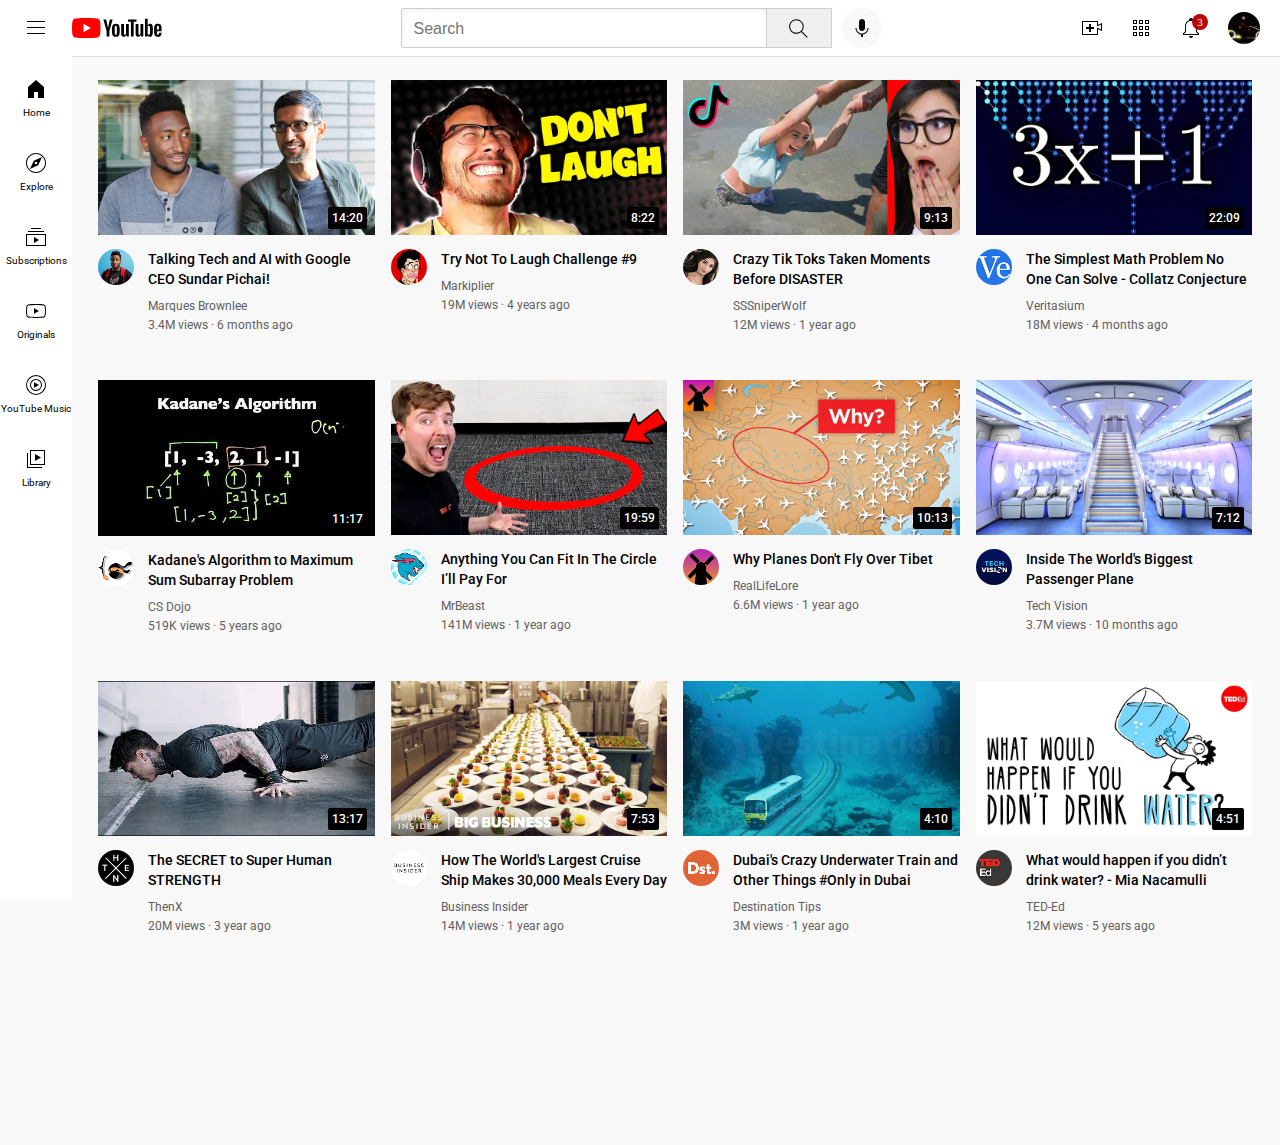
<file: index.html>
<!DOCTYPE html>
<html lang="en">
<head>
    <meta charset="UTF-8">
    <meta name="viewport" content="width=device-width, initial-scale=1.0">
    <link rel="stylesheet" href="style.css">

    <link rel="preconnect" href="https://fonts.googleapis.com">
    <link rel="preconnect" href="https://fonts.gstatic.com" crossorigin>
    <link href="https://fonts.googleapis.com/css2?family=Roboto:ital,wght@0,100;0,300;0,400;0,500;0,700;0,900;1,100;1,300;1,400;1,500;1,700;1,900&display=swap" rel="stylesheet">
    <link rel="stylesheet" href="header.css">
    <link rel="stylesheet" href="sidebar.css">
    <title>Yt-clone</title>

</head>
<body>
    <header class="header">
        <div class="left-section"><img class="hamburger-menu" src="icons/hamburger-menu.svg" alt="menu">
            <img class="youtube-logo" src="icons/youtube-logo.svg" alt=""></div>
        <div class="middle-section">
            <input placeholder="Search" type="text" class="search-bar">
            <button class="search-button"><img class="search-icon" src="icons/search.svg"><div class="search-tooltip">Search</div></button>
            <button class="voice-search-button"><img class="voice-search-icon" src="icons/voice-search-icon.svg"><div class="search-tooltip">Search with your voice</div></button>
        </div>
        <div class="right-section">
            <div class="upload-icon-container">
                <img class="upload-icon" src="icons/upload.svg">
                <div class="upload-tooltip">Create</div>
            </div>

            <div class="youtube-apps-container">
                <img class="youtube-apps-icon" src="icons/youtube-apps.svg">
                <div class="apps-tooltip">YouTube apps</div>
            </div>
            
            <div class="notifications-icon-container">
                <div class="notifications-container">
                    <img class="notifications-icon" src="icons/notifications.svg">
                    <div class="notifications-tooltip">Notifications</div>
                </div>
                <div class="notifications-count">3</div>
            </div>
            <img class="current-user-picture" src="/channel-pictures/LOGO.jpg">
        </div>
    </header>
    <nav class="sidebar">
        <div class="sidebar-link"><img src="icons/home.svg"><div>Home</div></div>
        <div class="sidebar-link"><img src="icons/explore.svg"><div>Explore</div></div>
        <div class="sidebar-link"><img src="icons/subscriptions.svg"><div>Subscriptions</div></div> 
        <div class="sidebar-link"><img src="icons/originals.svg"><div>Originals</div></div>
        <div class="sidebar-link"><img src="icons/youtube-music.svg"><div>YouTube Music</div></div> 
        <div class="sidebar-link"><img src="icons/library.svg"><div>Library</div></div>
    </nav>
    <main>
        <section>
            <div class="video-grid">
                <div class="video-preview">
        
                    <div class="thumbnail-row"><a href="https://www.youtube.com/watch?v=n2RNcPRtAiY">
                        <img class="thumbnail" src="thumnails/thumbnail-1.webp" alt="1st thumnail">
                    </a>
                        <div class="video-time">14:20</div>
                    </div>
                    
                    <div class="video-info-grid">
                        <div class="channel-pictures">
                            <img class="profile-picture" src="channel-pictures/channel-1.jpeg" alt="channel picture 1">
                        </div>
                        <div class="videoinfo">
                                <p class="video-title">Talking Tech and AI with Google CEO Sundar Pichai!</p>
                                <p class="video-author">Marques Brownlee</p>
                                <p class="video-stats">3.4M views &#183 6 months ago</p> 
                        </div>
                    </div>
                
                </div>
            
                <div class="video-preview">
            
                    <div class="thumbnail-row">
                        <img class="thumbnail" src="thumnails/thumbnail-2.webp" alt="1st thumnail">
                        <div class="video-time">8:22</div>
                    </div>
                    
                    <div class="video-info-grid">
                        <div class="channel-pictures">
                            <img class="profile-picture" src="channel-pictures/channel-2.jpeg" alt="channel picture 1">
                        </div>
                        <div class="videoinfo">
                                <p class="video-title">Try Not To Laugh Challenge #9</p>
                                <p class="video-author">Markiplier</p>
                                <p class="video-stats">19M views &#183 4 years ago</p> 
                        </div>
                    </div>
                
                </div>
                <div class="video-preview">
            
                    <div class="thumbnail-row">
                        <img class="thumbnail" src="thumnails/thumbnail-3.webp" alt="1st thumnail">
                        <div class="video-time">9:13</div>
                    </div>
                    
                    <div class="video-info-grid">
                        <div class="channel-pictures">
                            <img class="profile-picture" src="channel-pictures/channel-3.jpeg" alt="channel picture 1">
                        </div>
                        <div class="videoinfo">
                                <p class="video-title">
                                    Crazy Tik Toks Taken Moments Before DISASTER</p>
                                <p class="video-author">SSSniperWolf</p>
                                <p class="video-stats">12M views &#183 1 year ago</p> 
                        </div>
                    </div>
                
                </div>
                <div class="video-preview">
            
                    <div class="thumbnail-row">
                        <img class="thumbnail" src="thumnails/thumbnail-4.webp" alt="1st thumnail">
                        <div class="video-time">22:09</div>
                    </div>
                    
                    <div class="video-info-grid">
                        <div class="channel-pictures">
                            <img class="profile-picture" src="channel-pictures/channel-4.jpeg" alt="channel picture 1">
                        </div>
                        <div class="videoinfo">
                                <p class="video-title"> The Simplest Math Problem No One Can Solve - Collatz Conjecture</p>
                                <p class="video-author">Veritasium</p>
                                <p class="video-stats">18M views &#183 4 months ago</p> 
                        </div>
                    </div>
                
                </div>
                <div class="video-preview">
            
                    <div class="thumbnail-row">
                        <img class="thumbnail" src="thumnails/thumbnail-5.webp" alt="1st thumnail">
                        <div class="video-time">11:17</div>
                    </div>
                    
                    <div class="video-info-grid">
                        <div class="channel-pictures">
                            <img class="profile-picture" src="channel-pictures/channel-5.jpeg" alt="channel picture 1">
                        </div>
                        <div class="videoinfo">
                                <p class="video-title">Kadane's Algorithm to Maximum Sum Subarray Problem</p>
                                <p class="video-author">CS Dojo</p>
                                <p class="video-stats">519K views &#183 5 years ago</p> 
                        </div>
                    </div>
                
                </div>
                <div class="video-preview">
            
                    <div class="thumbnail-row">
                        <img class="thumbnail" src="thumnails/thumbnail-6.webp" alt="1st thumnail">
                        <div class="video-time">19:59</div>
                    </div>
                    
                    <div class="video-info-grid">
                        <div class="channel-pictures">
                            <img class="profile-picture" src="channel-pictures/channel-6.jpeg" alt="channel picture 1">
                        </div>
                        <div class="videoinfo">
                                <p class="video-title">Anything You Can Fit In The Circle I’ll Pay For</p>
                                <p class="video-author">MrBeast</p>
                                <p class="video-stats">141M views · 1 year ago</p> 
                        </div>
                    </div>
                
                </div>
                <div class="video-preview">
            
                    <div class="thumbnail-row">
                        <img class="thumbnail" src="thumnails/thumbnail-7.webp" alt="1st thumnail">
                        <div class="video-time">10:13</div>
                    </div>
                    
                    <div class="video-info-grid">
                        <div class="channel-pictures">
                            <img class="profile-picture" src="channel-pictures/channel-7.jpeg" alt="channel picture 1">
                        </div>
                        <div class="videoinfo">
                                <p class="video-title">Why Planes Don't Fly Over Tibet</p>
                                <p class="video-author">RealLifeLore</p>
                                <p class="video-stats">6.6M views · 1 year ago</p> 
                        </div>
                    </div>
                
                </div>
                <div class="video-preview">
            
                    <div class="thumbnail-row">
                        <img class="thumbnail" src="thumnails/thumbnail-8.webp" alt="1st thumnail">
                        <div class="video-time">7:12</div>
                    </div>
                    
                    <div class="video-info-grid">
                        <div class="channel-pictures">
                            <img class="profile-picture" src="channel-pictures/channel-8.jpeg" alt="channel picture 1">
                        </div>
                        <div class="videoinfo">
                                <p class="video-title">
                                    Inside The World's Biggest Passenger Plane</p>
                                <p class="video-author">Tech Vision</p>
                                <p class="video-stats">3.7M views · 10 months ago</p> 
                        </div>
                    </div>
                
                </div>
                <div class="video-preview">
            
                    <div class="thumbnail-row">
                        <img class="thumbnail" src="thumnails/thumbnail-9.webp" alt="1st thumnail">
                        <div class="video-time">13:17</div>
                    </div>
                    
                    <div class="video-info-grid">
                        <div class="channel-pictures">
                            <img class="profile-picture" src="channel-pictures/channel-9.jpeg" alt="channel picture 1">
                        </div>
                        <div class="videoinfo">
                                <p class="video-title">The SECRET to Super Human STRENGTH</p>
                                <p class="video-author">ThenX</p>
                                <p class="video-stats">20M views · 3 year ago</p> 
                        </div>
                    </div>
                
                </div>
                <div class="video-preview">
            
                    <div class="thumbnail-row">
                        <img class="thumbnail" src="thumnails/thumbnail-10.webp" alt="1st thumnail">
                        <div class="video-time">7:53</div>
                    </div>
                    
                    <div class="video-info-grid">
                        <div class="channel-pictures">
                            <img class="profile-picture" src="channel-pictures/channel-10.jpeg" alt="channel picture 1">
                        </div>
                        <div class="videoinfo">
                                <p class="video-title">How The World's Largest Cruise Ship Makes 30,000 Meals Every Day</p>
                                <p class="video-author">Business Insider</p>
                                <p class="video-stats">14M views · 1 year ago</p> 
                        </div>
                    </div>
                
                </div>
                <div class="video-preview">
            
                    <div class="thumbnail-row">
                        <img class="thumbnail" src="thumnails/thumbnail-11.webp" alt="1st thumnail">
                        <div class="video-time">4:10</div>
                    </div>
                    
                    <div class="video-info-grid">
                        <div class="channel-pictures">
                            <img class="profile-picture" src="channel-pictures/channel-11.jpeg" alt="channel picture 1">
                        </div>
                        <div class="videoinfo">
                                <p class="video-title">Dubai's Crazy Underwater Train and Other Things #Only in Dubai</p>
                                <p class="video-author">Destination Tips</p>
                                <p class="video-stats">3M views · 1 year ago</p> 
                        </div>
                    </div>
                
                </div>
                <div class="video-preview">
            
                    <div class="thumbnail-row">
                        <img class="thumbnail" src="thumnails/thumbnail-12.webp" alt="1st thumnail">
                        <div class="video-time">4:51</div>
                    </div>
                    
                    <div class="video-info-grid">
                        <div class="channel-pictures">
                            <img class="profile-picture" src="channel-pictures/channel-12.jpeg" alt="channel picture 1">
                        </div>
                        <div class="videoinfo">
                                <p class="video-title">What would happen if you didn’t drink water? - Mia Nacamulli</p>
                                <p class="video-author">TED-Ed</p>
                                <p class="video-stats">12M views · 5 years ago</p> 
                        </div>
                    </div>
                
                </div>   
                    
            </div>
        </section>
    </main>
    
</body>
</html>
</file>
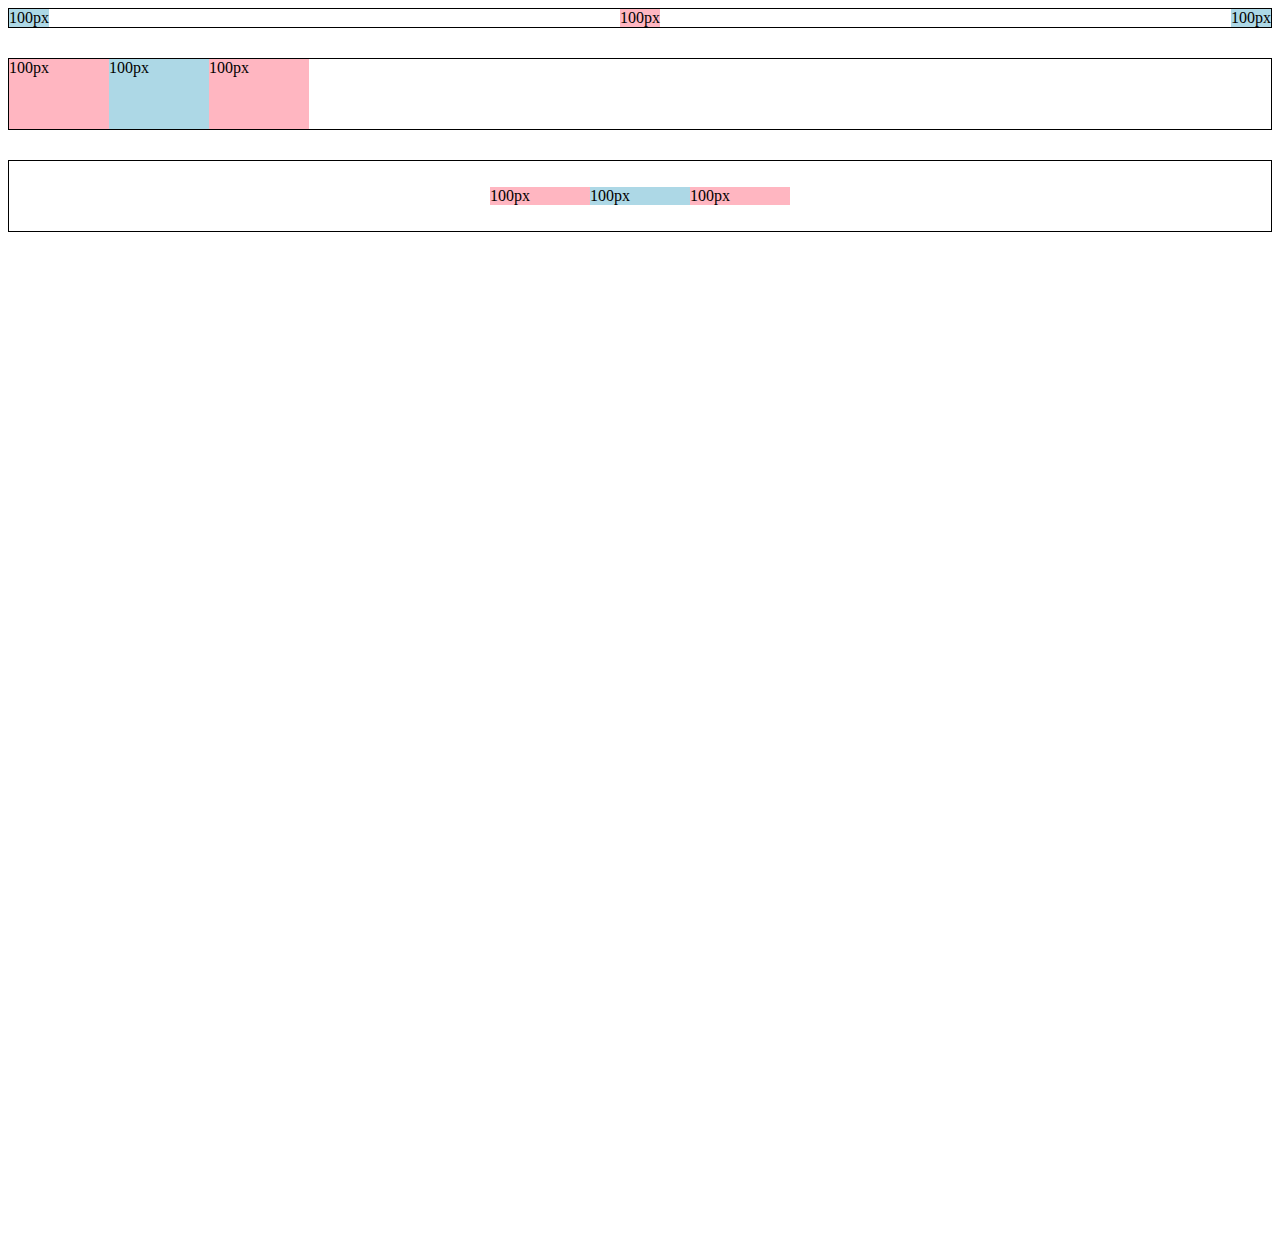
<file: flexbox/flexbox.html>
<!DOCTYPE html>
<html lang="en">
<head>
    <meta charset="UTF-8">
    <meta name="viewport" content="width=device-width, initial-scale=1.0">
    <title>Flex Box</title>
</head>
<body style="padding-bottom:1000px;">
    <div style="display: flex;border:1px solid black;margin-bottom:20px;
            flex-direction: row; /*This will align them in a row*/
            justify-content: space-between; /*This will space them evenly*/
        ">
        <div style="background-color: lightblue;">100px</div>
        <div style="background-color: lightpink;">100px</div>
        <div style="background-color: lightblue;">100px</div>
    </div>
    <div style="display: flex;
                margin-top:30px;
                height:70px;
                border:1px solid black;
                justify-content:start; /* Three values they are start end space-between*/

         ">
         <div style="background-color: lightpink; width:100px;">100px</div>
        <div style="background-color: lightblue; width:100px;">100px</div>
        <div style="background-color: lightpink; width:100px">100px</div>
    </div>
    <div style="display: flex;
                margin-top:30px;
                height:70px;
                border:1px solid black;
                justify-content:center; /* Three values they are start end space-between*/
                align-items:center; /*This will align items in the div.The values are center baseline */
         ">
         <div style="background-color: lightpink; width:100px;">100px</div>
         <div style="background-color: lightblue; width:100px;">100px</div>
         <div style="background-color: lightpink; width:100px">100px</div>
    </div>
</body>
</html>
</file>
<file: style.css>
body{
    padding-left: 90px;
    padding-top: 68px;
    padding-right: 20px;
    background-color: rgb(248, 248, 248);
    padding-bottom: 200px;
}
.thumbnail{
    width: 100%;
}
.thumbnail-row{
    position: relative;
}
.video-grid{
    display: grid;
    grid-template-columns: 1fr 1fr 1fr;
    column-gap: 16px;
    row-gap: 40px;
}
@media (max-width:750px){
    .video-grid{
        grid-template-columns: 1fr 1fr;
    }
}
@media (min-width:751px) and (max-width:999px){
    .video-grid{
        grid-template-columns: 1fr 1fr 1fr;
    }
}
@media (min-width:1000px){
    .video-grid{
        grid-template-columns: 1fr 1fr 1fr 1fr;
    }
}
.video-title{
    line-height: 20px;
    margin-top: 0px;
    font-family: "Roboto", Arial, sans-serif;
    font-weight: 500;
    font-style: normal;
    font-size: 14px; 
    display: block; 
    margin-bottom: 10px; 
}
.video-author, .video-stats{
    font-size: 12px;
    color: #606060;
    margin-top: 0px;
    margin-bottom: 0px;
}
.video-author{
    margin-bottom: 5px;
}
.video-info-grid{
    font-family: Roboto, Arial, sans-serif;
    display: grid;
    grid-template-columns: 50px 1fr;
    margin-top: 10px;
}
.video-preview{
    padding-top: 4px;
    padding-bottom: 4px;
    vertical-align: top;
}

.videoinfo,
.channel-pictures{
    background-color: rgb(248, 248, 248);
}
.profile-picture{
    width: 36px;
    border-radius: 50%;
}
.video-time{
    font-family:  Roboto, Arial, sans-serif;
    font-weight: 500;
    font-size: 12px;
    padding: 4px 4px 4px 4px;
    border-radius: 2px;
    background-color: black;
    position: absolute;
    color: white;
    right: 8px;
    bottom: 10px;
}
</file>
<file: header.css>
.header{
    display: flex;
    height: 56px;
    justify-content: space-between;
    min-width: 600px;

    position: fixed;
    top: 0;
    left: 0;
    right: 0;
    z-index: 100;
    background-color: white;
    border-bottom-width: 1px;
    border-bottom-style: solid;
    border-bottom-color: rgb(223, 223, 223);
}
.left-section{
    display: flex;
    /* background-color: lightblue;
    width: 150px; */
    align-items: center;
}
.middle-section{
    display: flex;
    flex:1;
    padding-left: 10px;
    padding-right: 10px;
    /* background-color: lightpink; */
    margin-left: 110px;
    margin-right: 70px;
    align-items: center;
    justify-content: center;
}

.hamburger-menu{
    cursor: pointer;
    height: 24px;
    margin-right: 24px;
    margin-left: 24px;
}
.youtube-logo{
    cursor: pointer;
    height: 20px;
}
.search-bar{
    padding-top: 3px;
    flex: 1;
    height: 34px;
    width: 280px;
    padding-left: 12px;
    font-style: "Roboto",Arial;
    font-size: 16px;
    border: 1px;
    border-style: solid;
    border-color: rgb(205, 205, 205);
    box-shadow: inset 1px 2px 5px rgba(0,0,0,0.05);
    border-radius: 2px;
    width: 0;
    max-width: 350px;
}
.search-bar::placeholder{
    font-style: Roboto,Arial;
    font-size: 16px;
}
.search-icon{
    height: 25px;
}
.search-button{
    height: 39.5px;
    width: 66px;
    margin-left: -1px;
    border: 1px;
    border-style: solid;
    border-color: rgb(205, 205, 205);
    margin-right: 10px;
    cursor: pointer;
}
.voice-search-icon{
    height: 24px;
}
.voice-search-button{
    height: 40px;
    width: 40px;
    border-radius: 50%;
    border: none;
    background-color: rgb(248, 248, 248);
}
.right-section{
    /* background-color: lightblue; */
    width: 180px;
    display: flex;
    align-items: center;
    justify-content: space-between;
    margin-right: 20px;
    flex-shrink: 0;
}
.upload-icon{
    height: 24px;
}
.youtube-apps-icon{
    height: 24px;
}
.notifications-icon{
    height: 24px;
}
.current-user-picture{
    height: 32px;
    border-radius: 50%;
    cursor: pointer;
}
.notifications-icon-container{
    position: relative;
    display: flex;
}
.notifications-count{
    padding: 2px 5px 2px 5px;
    font-size: 11px;
    border-radius: 14px;
    font-style: Roboto,Arial;
    background-color: rgb(185, 6, 6);
    color: white;
    position: absolute;
    top: -2px;
    right: -5px;
}
.search-button,
.voice-search-button,
.upload-icon-container,
.youtube-apps-container,
.notifications-container{
    display: flex;
    justify-content: center;
    align-items: center;
    cursor: pointer;
}
.upload-icon{
    position: relative;
}
.upload-tooltip{
    position: absolute;
}
.search-button .search-tooltip , 
.voice-search-button .search-tooltip,
.upload-icon-container .upload-tooltip,
.youtube-apps-container .apps-tooltip,
.notifications-container .notifications-tooltip{
    font-family: Roboto, Arial;
    font-size: 15px;
    position: absolute;
    color: white;
    padding:4px 8px 4px 8px;
    border-radius: 2px;
    background-color: gray;
    bottom: -26px;
    opacity: 0;
    transition: opacity 0.15s;
    white-space: nowrap;
    pointer-events: none;
}
.search-button:hover .search-tooltip, 
.voice-search-button:hover .search-tooltip,
.upload-icon-container:hover .upload-tooltip,
.youtube-apps-container:hover .apps-tooltip,
.notifications-container:hover .notifications-tooltip{
    opacity: 1;
}
</file>
<file: sidebar.css>
.sidebar{
    position: fixed;
    top: 55px;
    left: 0;
    bottom: 0;
    width: 72px;
    background-color: white;
    z-index: 200;
    padding-top: 5px;
}
.sidebar-link{
    display: flex;
    height: 74px;
    background-color: rgb(255, 255, 255);
    justify-content: center;
    align-items: center;
    flex-direction: column;
    cursor: pointer;
}
.sidebar-link:hover{
    background-color: rgb(238, 237, 237);
}
.sidebar-link img{
    height: 24px;
}
.sidebar-link div{
    font-family: Roboto, Arial;
    font-size: 10px;
    margin-top: 6px;
}
</file>
